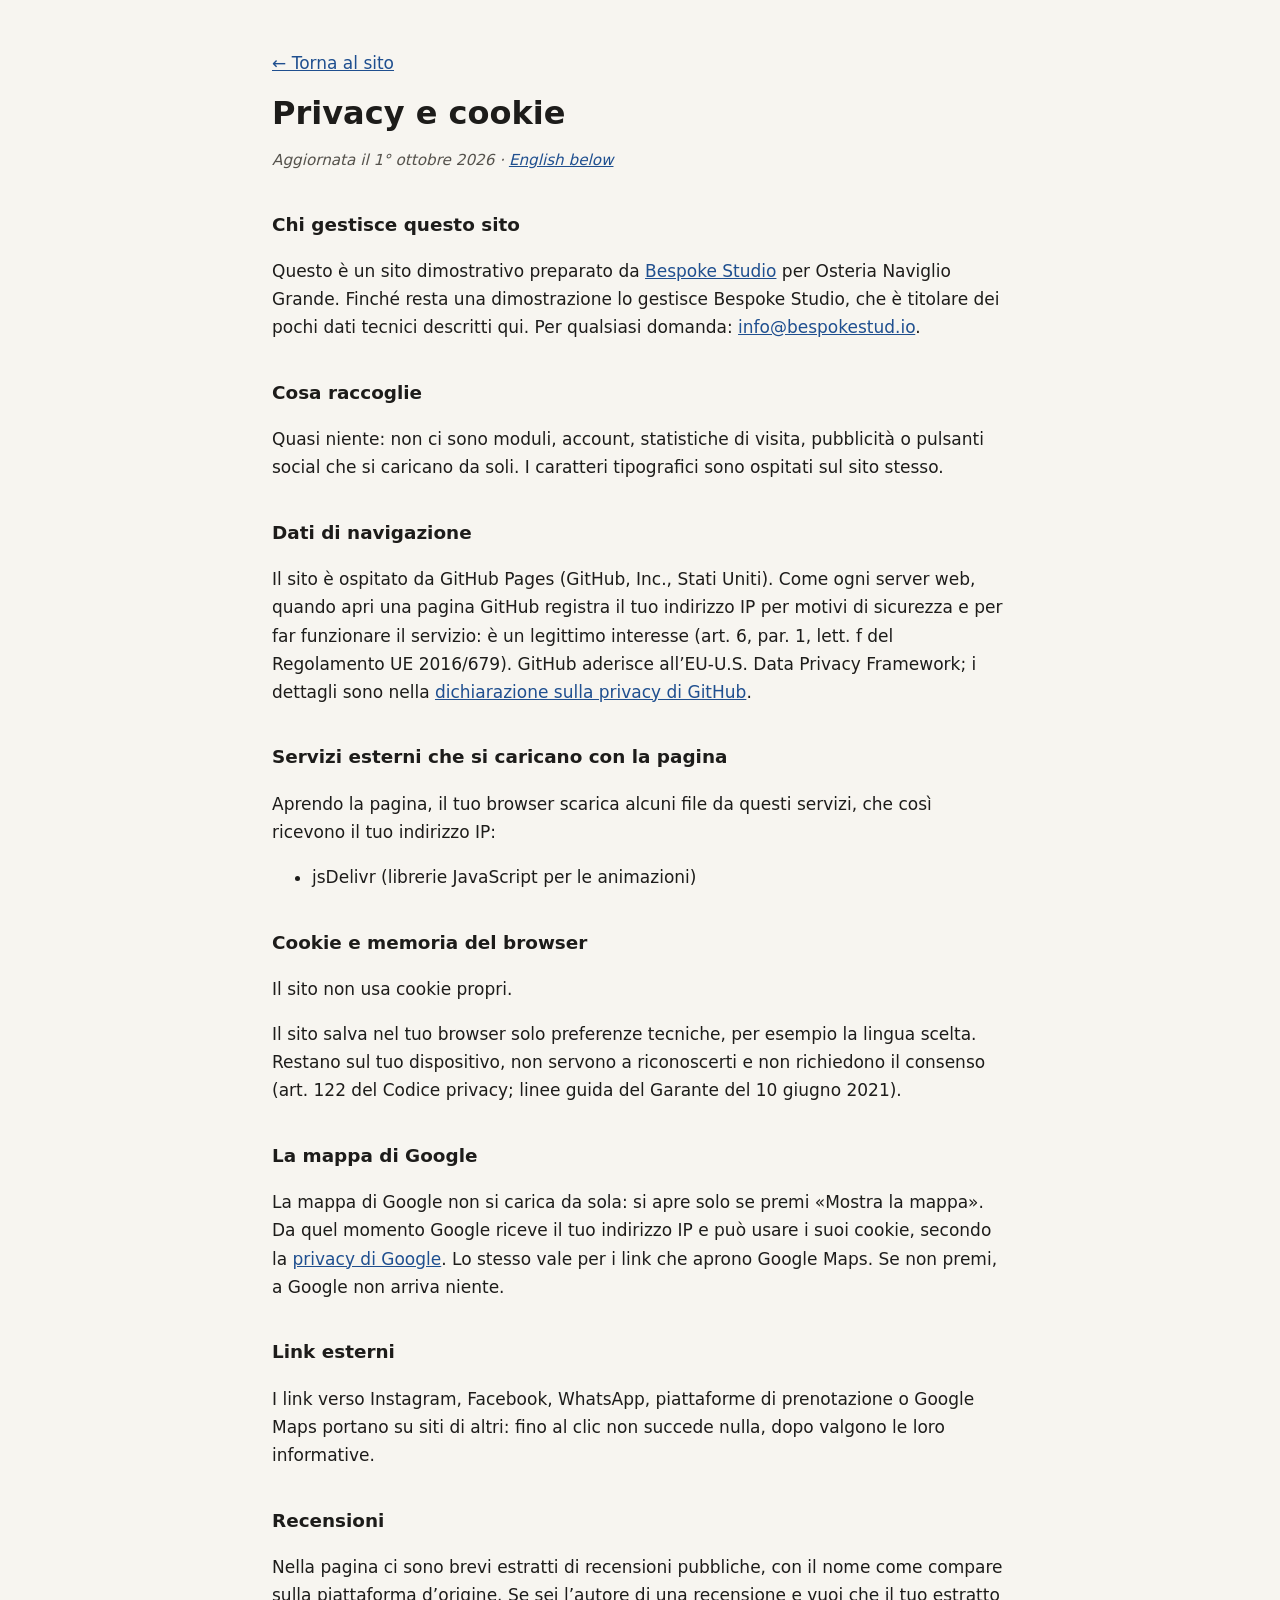
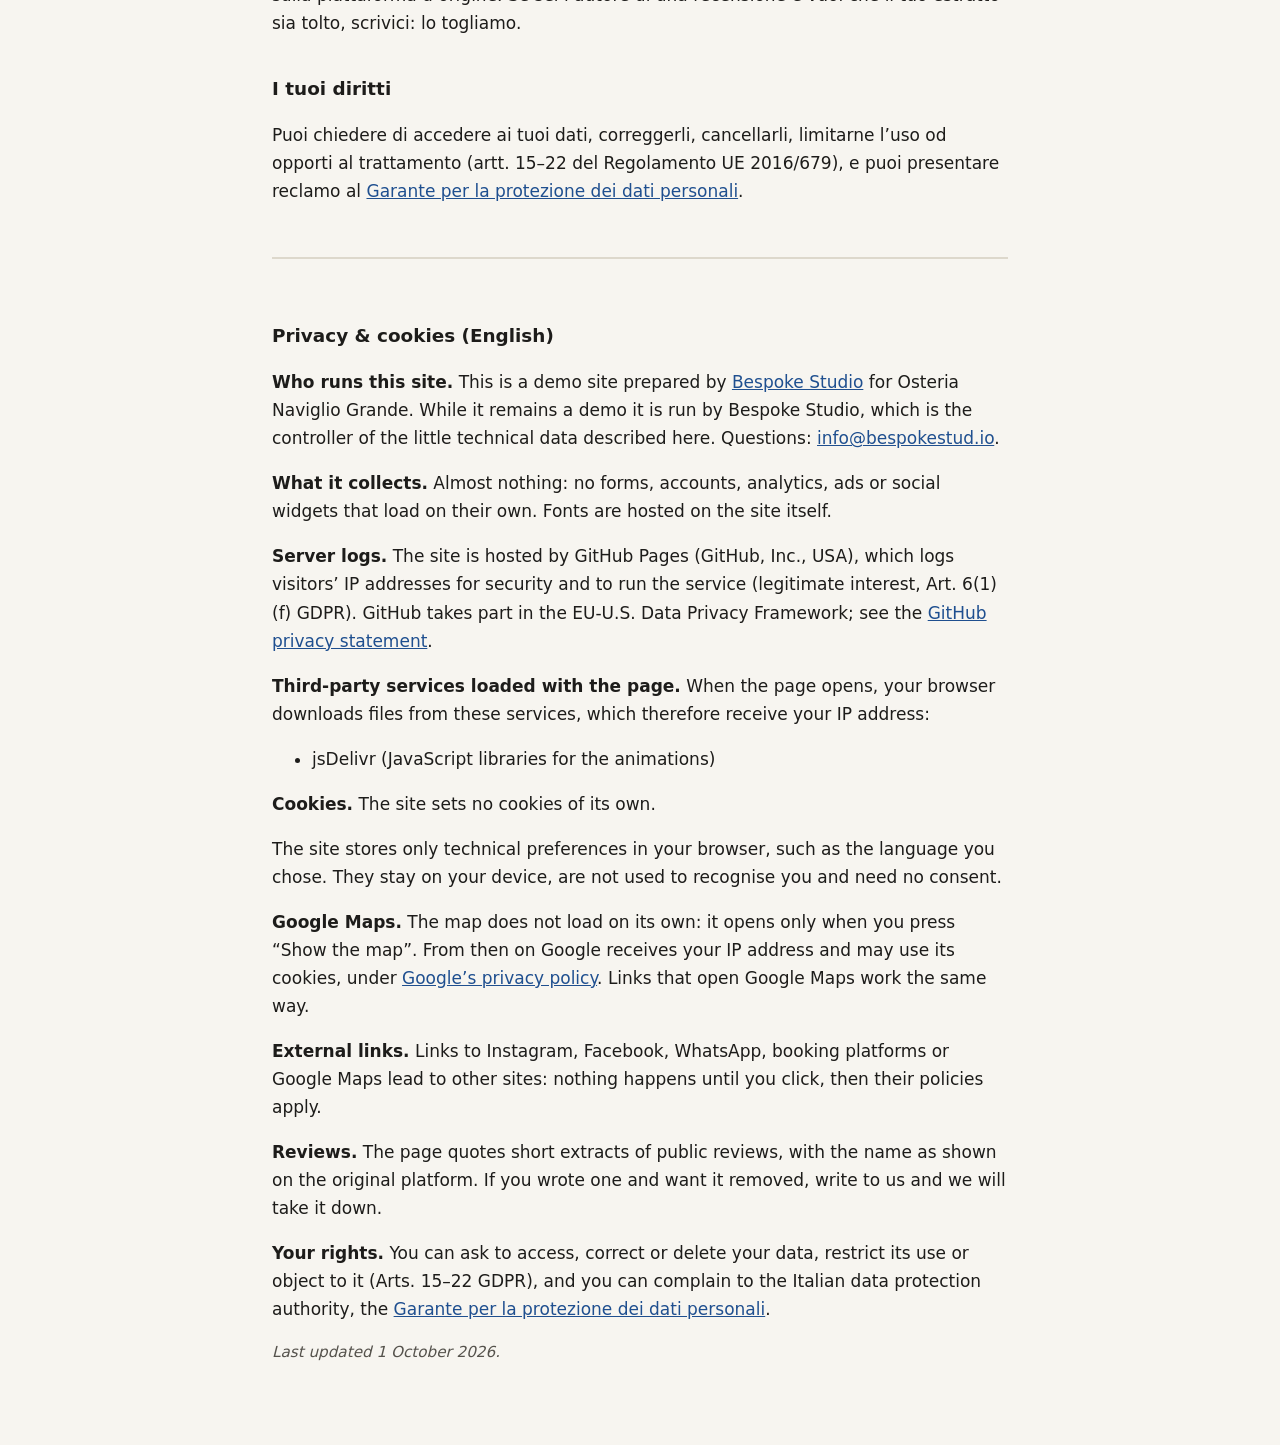
<file: privacy.html>
<!DOCTYPE html>
<html lang="it">
<head>
  <meta charset="UTF-8">
  <meta name="viewport" content="width=device-width, initial-scale=1.0">
  <meta name="robots" content="noindex">
  <title>Privacy e cookie · Osteria Naviglio Grande</title>
  <meta name="description" content="Informativa privacy e cookie del sito Osteria Naviglio Grande.">
  <style>
    body { margin: 0; background: #f7f5f0; color: #1d1c1a; font: 17px/1.65 system-ui, -apple-system, "Segoe UI", Roboto, sans-serif; }
    main { max-width: 46rem; margin: 0 auto; padding: 32px 20px 64px; }
    h1 { font-size: 2rem; line-height: 1.2; margin: 0.4em 0 0.2em; }
    h2 { font-size: 1.15rem; margin: 2em 0 0.4em; }
    a { color: #1f4f8f; }
    .data { color: #55524c; font-style: italic; font-size: 0.95rem; }
    .en { margin-top: 3em; padding-top: 1.5em; border-top: 2px solid #ddd8cc; }
    code { font-size: 0.9em; background: #ebe7dc; padding: 0 4px; border-radius: 3px; }
  </style>
</head>
<body>
<main>
  <p><a href="index.html">← Torna al sito</a></p>
  <h1>Privacy e cookie</h1>
  <p class="data">Aggiornata il 1° ottobre 2026 · <a href="#english" lang="en">English below</a></p>
  <h2>Chi gestisce questo sito</h2>
  <p>Questo è un sito dimostrativo preparato da <a href="https://bespokestud.io" rel="noopener">Bespoke Studio</a> per Osteria Naviglio Grande. Finché resta una dimostrazione lo gestisce Bespoke Studio, che è titolare dei pochi dati tecnici descritti qui. Per qualsiasi domanda: <a href="mailto:info@bespokestud.io">info@bespokestud.io</a>.</p>
  <h2>Cosa raccoglie</h2>
  <p>Quasi niente: non ci sono moduli, account, statistiche di visita, pubblicità o pulsanti social che si caricano da soli. I caratteri tipografici sono ospitati sul sito stesso.</p>
  <h2>Dati di navigazione</h2>
  <p>Il sito è ospitato da GitHub Pages (GitHub, Inc., Stati Uniti). Come ogni server web, quando apri una pagina GitHub registra il tuo indirizzo IP per motivi di sicurezza e per far funzionare il servizio: è un legittimo interesse (art. 6, par. 1, lett. f del Regolamento UE 2016/679). GitHub aderisce all’EU-U.S. Data Privacy Framework; i dettagli sono nella <a href="https://docs.github.com/site-policy/privacy-policies/github-general-privacy-statement" rel="noopener">dichiarazione sulla privacy di GitHub</a>.</p>
  <h2>Servizi esterni che si caricano con la pagina</h2>
  <p>Aprendo la pagina, il tuo browser scarica alcuni file da questi servizi, che così ricevono il tuo indirizzo IP:</p>
  <ul><li>jsDelivr (librerie JavaScript per le animazioni)</li></ul>
  <h2>Cookie e memoria del browser</h2>
  <p>Il sito non usa cookie propri.</p>
  <p>Il sito salva nel tuo browser solo preferenze tecniche, per esempio la lingua scelta. Restano sul tuo dispositivo, non servono a riconoscerti e non richiedono il consenso (art. 122 del Codice privacy; linee guida del Garante del 10 giugno 2021).</p>
  <h2>La mappa di Google</h2>
  <p>La mappa di Google non si carica da sola: si apre solo se premi «Mostra la mappa». Da quel momento Google riceve il tuo indirizzo IP e può usare i suoi cookie, secondo la <a href="https://policies.google.com/privacy?hl=it" rel="noopener">privacy di Google</a>. Lo stesso vale per i link che aprono Google Maps. Se non premi, a Google non arriva niente.</p>
  <h2>Link esterni</h2>
  <p>I link verso Instagram, Facebook, WhatsApp, piattaforme di prenotazione o Google Maps portano su siti di altri: fino al clic non succede nulla, dopo valgono le loro informative.</p>
  <h2>Recensioni</h2>
  <p>Nella pagina ci sono brevi estratti di recensioni pubbliche, con il nome come compare sulla piattaforma d’origine. Se sei l’autore di una recensione e vuoi che il tuo estratto sia tolto, scrivici: lo togliamo.</p>
  <h2>I tuoi diritti</h2>
  <p>Puoi chiedere di accedere ai tuoi dati, correggerli, cancellarli, limitarne l’uso od opporti al trattamento (artt. 15–22 del Regolamento UE 2016/679), e puoi presentare reclamo al <a href="https://www.garanteprivacy.it" rel="noopener">Garante per la protezione dei dati personali</a>.</p>
  <div class="en" id="english" lang="en">
    <h2>Privacy &amp; cookies (English)</h2>
    <p><strong>Who runs this site.</strong> This is a demo site prepared by <a href="https://bespokestud.io" rel="noopener">Bespoke Studio</a> for Osteria Naviglio Grande. While it remains a demo it is run by Bespoke Studio, which is the controller of the little technical data described here. Questions: <a href="mailto:info@bespokestud.io">info@bespokestud.io</a>.</p>
    <p><strong>What it collects.</strong> Almost nothing: no forms, accounts, analytics, ads or social widgets that load on their own. Fonts are hosted on the site itself.</p>
    <p><strong>Server logs.</strong> The site is hosted by GitHub Pages (GitHub, Inc., USA), which logs visitors’ IP addresses for security and to run the service (legitimate interest, Art. 6(1)(f) GDPR). GitHub takes part in the EU-U.S. Data Privacy Framework; see the <a href="https://docs.github.com/site-policy/privacy-policies/github-general-privacy-statement" rel="noopener">GitHub privacy statement</a>.</p>
    <p><strong>Third-party services loaded with the page.</strong> When the page opens, your browser downloads files from these services, which therefore receive your IP address:</p><ul><li>jsDelivr (JavaScript libraries for the animations)</li></ul>
    <p><strong>Cookies.</strong> The site sets no cookies of its own.</p>
    <p>The site stores only technical preferences in your browser, such as the language you chose. They stay on your device, are not used to recognise you and need no consent.</p>
    <p><strong>Google Maps.</strong> The map does not load on its own: it opens only when you press “Show the map”. From then on Google receives your IP address and may use its cookies, under <a href="https://policies.google.com/privacy?hl=en" rel="noopener">Google’s privacy policy</a>. Links that open Google Maps work the same way.</p>
    <p><strong>External links.</strong> Links to Instagram, Facebook, WhatsApp, booking platforms or Google Maps lead to other sites: nothing happens until you click, then their policies apply.</p>
    <p><strong>Reviews.</strong> The page quotes short extracts of public reviews, with the name as shown on the original platform. If you wrote one and want it removed, write to us and we will take it down.</p>
    <p><strong>Your rights.</strong> You can ask to access, correct or delete your data, restrict its use or object to it (Arts. 15–22 GDPR), and you can complain to the Italian data protection authority, the <a href="https://www.garanteprivacy.it" rel="noopener">Garante per la protezione dei dati personali</a>.</p>
    <p class="data">Last updated 1 October 2026.</p>
  </div>
</main>
</body>
</html>
</file>
